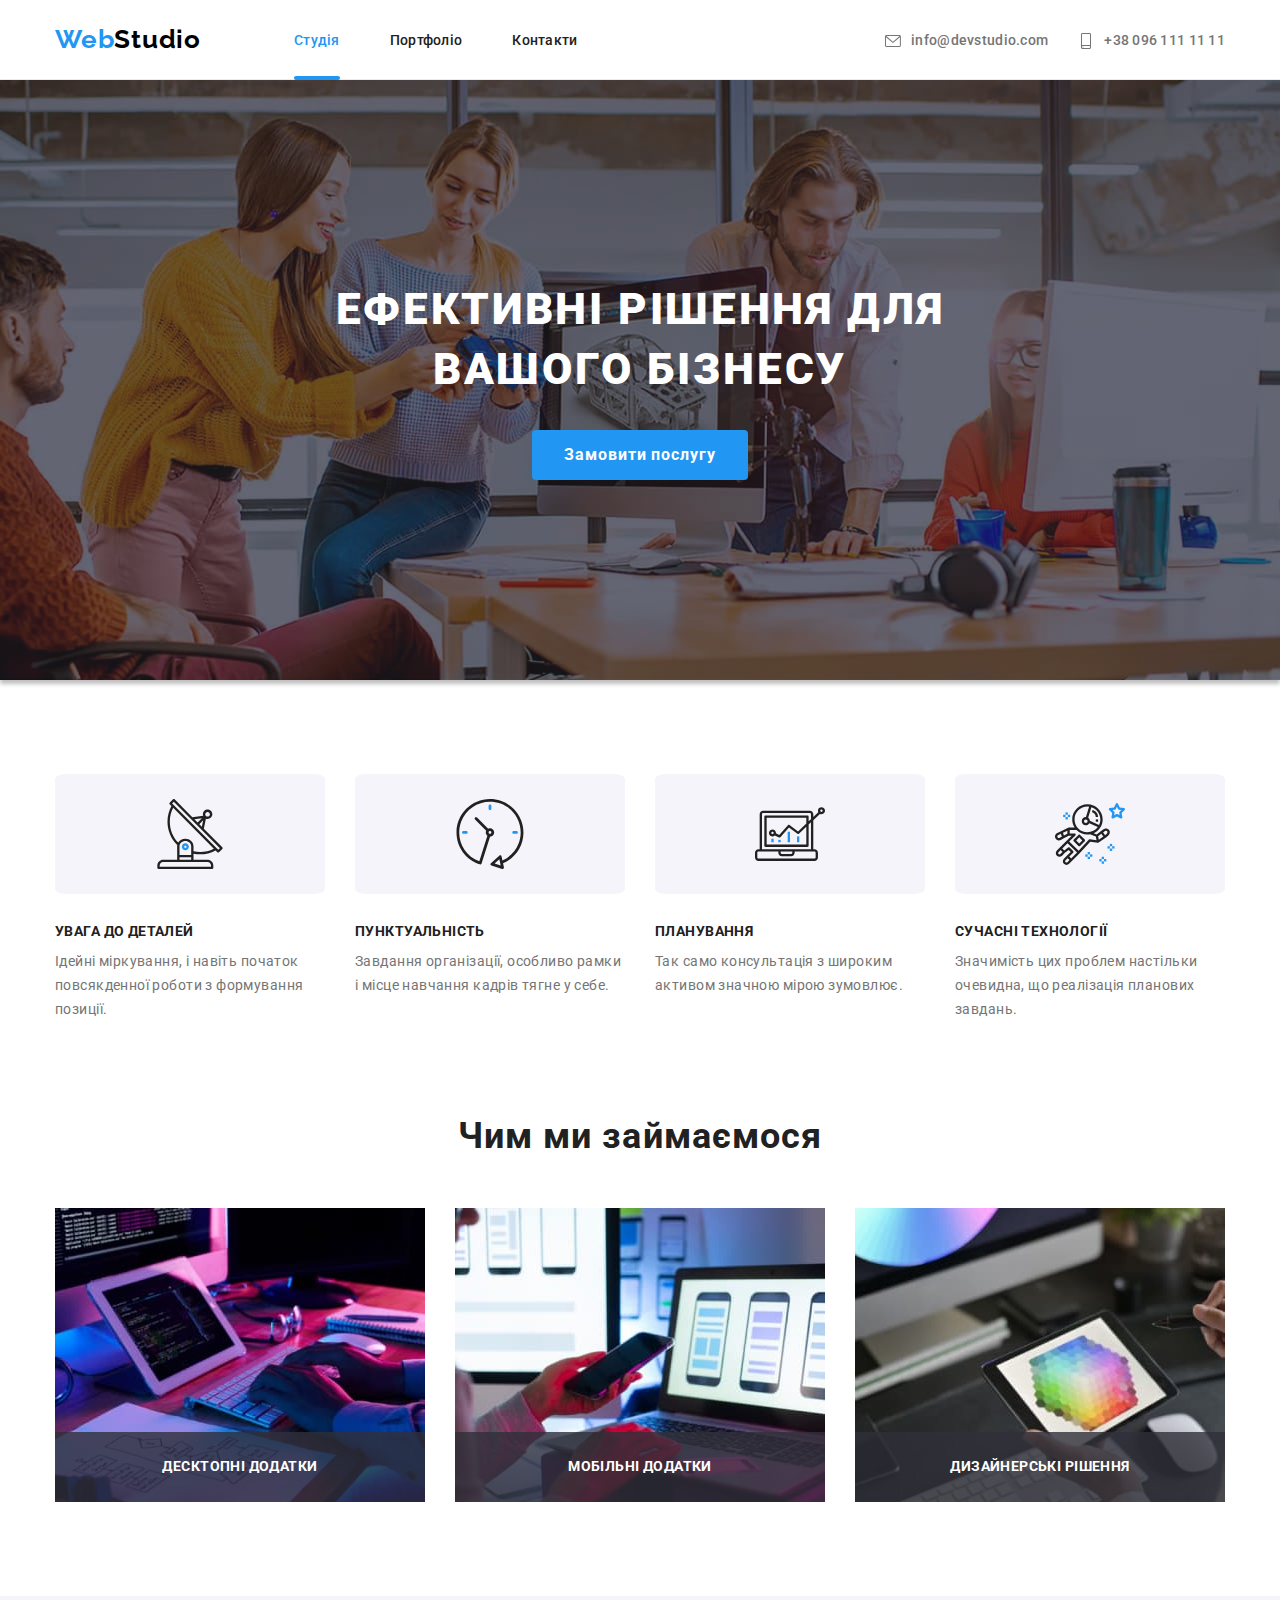
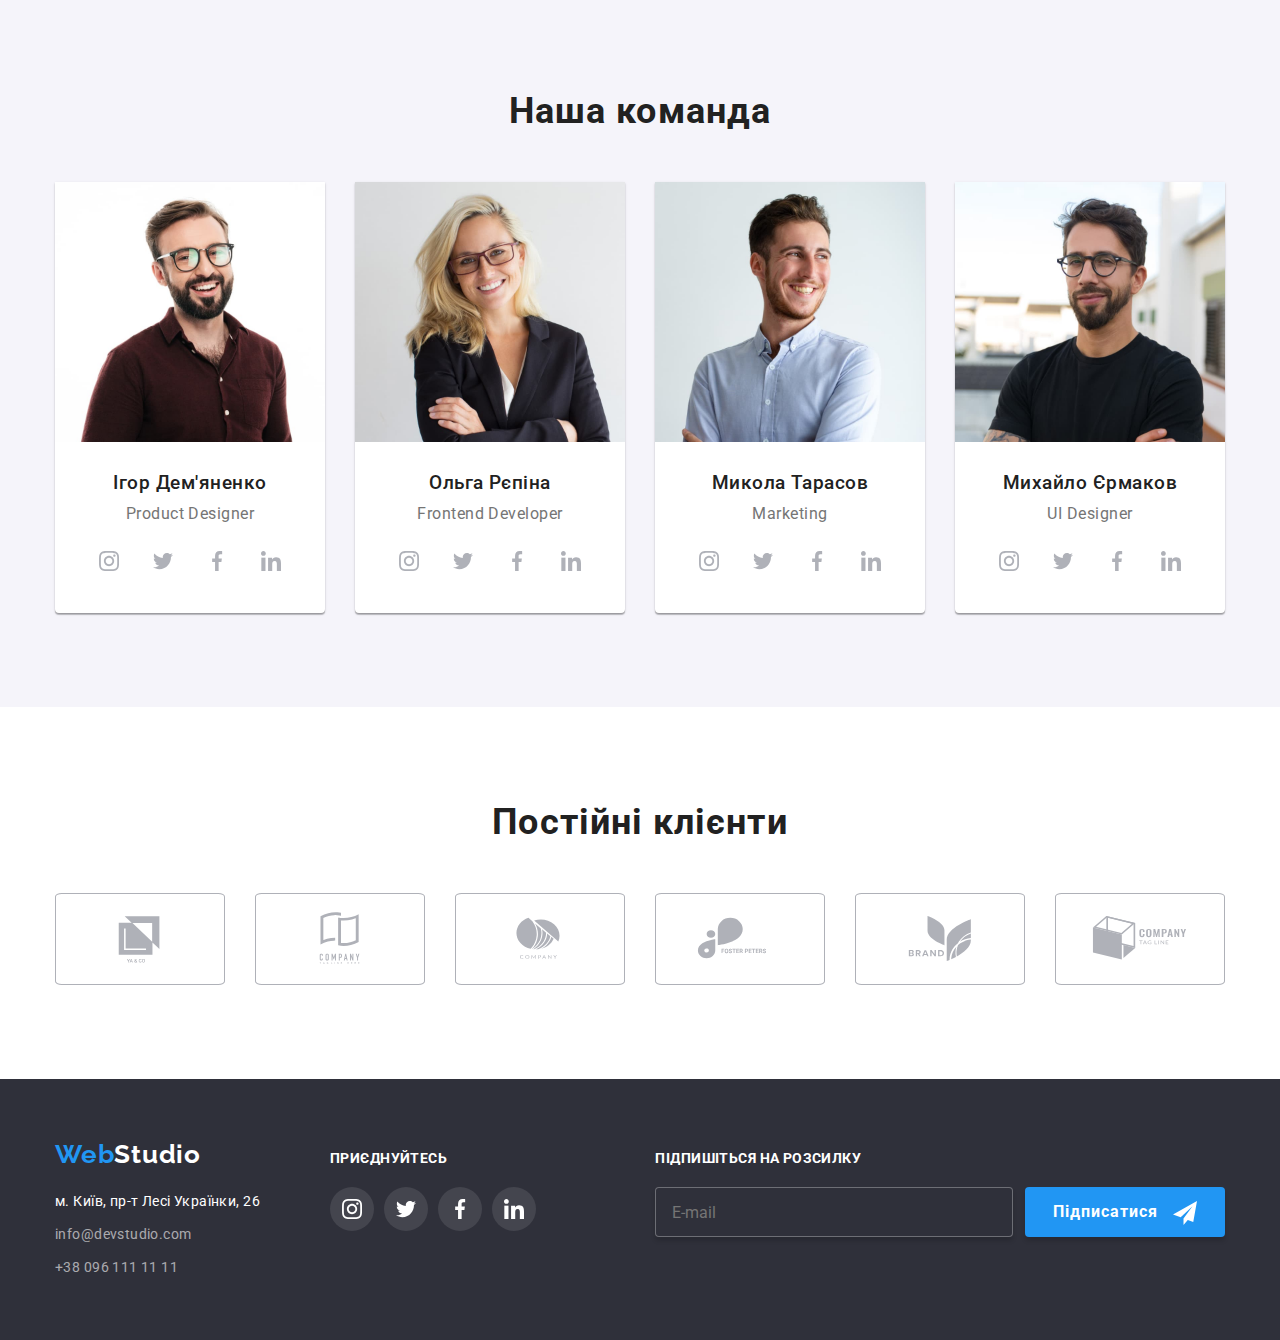
<file: index.html>
<!DOCTYPE html>
<html lang="uk">

<head>
  <meta charset="UTF-8" />
  <meta http-equiv="X-UA-Compatible" content="IE=edge" />
  <meta name="viewport" content="width=device-width, initial-scale=1.0" />
  <title>Студія</title>
  <link rel="preconnect" href="https://fonts.googleapis.com" />
  <link rel="preconnect" href="https://fonts.gstatic.com" crossorigin />
  <link
    href="https://fonts.googleapis.com/css2?family=Oleo+Script&family=Raleway:wght@700&family=Roboto:wght@400;500;700;900&display=swap"
    rel="stylesheet" />
  <link rel="stylesheet" href="https://cdnjs.cloudflare.com/ajax/libs/modern-normalize/1.1.0/modern-normalize.min.css"
    integrity="sha512-wpPYUAdjBVSE4KJnH1VR1HeZfpl1ub8YT/NKx4PuQ5NmX2tKuGu6U/JRp5y+Y8XG2tV+wKQpNHVUX03MfMFn9Q=="
    crossorigin="anonymous" referrerpolicy="no-referrer" />
  <link rel="stylesheet" href="./css/styles.css" />
</head>

<body>
  <!-- Шапка сайту -->
  <header class="header">
    <div class="container">
      <nav class="nav">
        <a href="/" class="logo-header link"><span class="span">Web</span>Studio</a>
        <ul class="list first-list">
          <li class="list-item">
            <a href="/" class="nav-item active link">Студія</a>
          </li>
          <li class="list-item">
            <a href="./portfolio.html" class="nav-item link">Портфоліо</a>
          </li>
          <li class="list-item">
            <a href="#" class="nav-item link">Контакти</a>
          </li>
        </ul>
      </nav>
      <ul class="list second-list">
        <li class="list-item">
          <a href="mailto:info@devstudio.com" class="address-header link">
            <svg class="envelope" width="16" height="16">
              <use href="./images/icons.svg#icon-envelope"></use>
            </svg>
            info@devstudio.com
          </a>
        </li>
        <li class="list-item">
          <a href="tel:+380961111111" class="address-header link">
            <svg class="smartphone" width="16" height="16">
              <use href="./images/icons.svg#icon-smartphone"></use>
            </svg>
            +38 096 111 11 11
          </a>
        </li>
      </ul>
    </div>
  </header>

  <!-- Головний контент сторінки -->
  <main>
    <!-- Герой -->
    <section class="hero">
      <div class="container">
        <h1 class="hero-title">Ефективні рішення для вашого бізнесу</h1>
        <button type="button" class="hero-button" data-modal-open>Замовити послугу</button>
      </div>
    </section>

    <!-- Особливості -->
    <section class="characteristics section no-padding">
      <div class="container">
        <h2 class="characteristics-title visually-hidden">Особливості</h2>
        <ul class="list">
          <li class="list-item">
            <div class="characteristic-thumb">
              <svg class="antenna" width="70" height="70">
                <use href="./images/icons.svg#icon-antenna"></use>
              </svg>
            </div>
            <h3 class="characteristic-title">Увага до деталей</h3>
            <p class="characteristic-text">
              Ідейні міркування, і навіть початок повсякденної роботи з
              формування позиції.
            </p>
          </li>
          <li class="list-item">
            <div class="characteristic-thumb">
              <svg class="clock" width="70" height="70">
                <use href="./images/icons.svg#icon-clock"></use>
              </svg>
            </div>
            <h3 class="characteristic-title">Пунктуальність</h3>
            <p class="characteristic-text">
              Завдання організації, особливо рамки і місце навчання кадрів
              тягне у себе.
            </p>
          </li>
          <li class="list-item">
            <div class="characteristic-thumb">
              <svg class="diagram" width="70" height="70">
                <use href="./images/icons.svg#icon-diagram"></use>
              </svg>
            </div>
            <h3 class="characteristic-title">Планування</h3>
            <p class="characteristic-text">
              Так само консультація з широким активом значною мірою зумовлює.
            </p>
          </li>
          <li class="list-item">
            <div class="characteristic-thumb">
              <svg class="astronaut" width="70" height="70">
                <use href="./images/icons.svg#icon-astronaut"></use>
              </svg>
            </div>
            <h3 class="characteristic-title">Сучасні технології</h3>
            <p class="characteristic-text">
              Значимість цих проблем настільки очевидна, що реалізація
              планових завдань.
            </p>
          </li>
        </ul>
      </div>
    </section>

    <!-- Чим ми займаємося -->
    <section class="works section">
      <div class="container">
        <h2 class="works-title">Чим ми займаємося</h2>
        <ul class="list">
          <li class="list-item">
            <img src="./images/img1.jpg" alt="Програміст працює за робочим столом в офісі" width="370" />
            <h3 class="work-title">Десктопні додатки</h3>
          </li>
          <li class="list-item">
            <img src="./images/img2.jpg" alt="Дизайнер розробляє застосунок для смартфонів" width="370" />
            <h3 class="work-title">Мобільні додатки</h3>
          </li>
          <li class="list-item">
            <img src="./images/img3.jpg" alt="Дизайнер з графічним планшетом з вибором кольорів" width="370" />
            <h3 class="work-title">Дизайнерські рішення</h3>
          </li>
        </ul>
      </div>
    </section>

    <!-- Наша команда -->
    <section class="team section">
      <div class="container">
        <h2 class="team-title">Наша команда</h2>
        <ul class="list">
          <li class="card">
            <img src="./images/card1.jpg" alt="Фото Ігоря Дем'яненка" width="270" />
            <div class="card-description">
              <h3 class="card-title">Ігор Дем'яненко</h3>
              <p lang="en" class="card-text">Product Designer</p>
              <ul class="list">
                <li class="list-item">
                  <a href="#" class="link card-link">
                    <svg class="instagram social" width="20" height="20">
                      <use href="./images/icons.svg#icon-instagram"></use>
                    </svg>
                  </a>
                </li>
                <li class="list-item">
                  <a href="#" class="link card-link">
                    <svg class="twitter social" width="20" height="20">
                      <use href="./images/icons.svg#icon-twitter"></use>
                    </svg>
                  </a>
                </li>
                <li class="list-item">
                  <a href="#" class="link card-link">
                    <svg class="facebook social" width="20" height="20">
                      <use href="./images/icons.svg#icon-facebook"></use>
                    </svg>
                  </a>
                </li>
                <li class="list-item">
                  <a href="#" class="link card-link">
                    <svg class="linkedin social" width="20" height="20">
                      <use href="./images/icons.svg#icon-linkedin"></use>
                    </svg>
                  </a>
                </li>
              </ul>
            </div>
          </li>
          <li class="card">
            <img src="./images/card2.jpg" alt="Фото Ольги Рєпіной" width="270" />
            <div class="card-description">
              <h3 class="card-title">Ольга Рєпіна</h3>
              <p lang="en" class="card-text">Frontend Developer</p>
              <ul class="list">
                <li class="list-item">
                  <a href="#" class="link card-link">
                    <svg class="instagram social" width="20" height="20">
                      <use href="./images/icons.svg#icon-instagram"></use>
                    </svg>
                  </a>
                </li>
                <li class="list-item">
                  <a href="#" class="link card-link">
                    <svg class="twitter social" width="20" height="20">
                      <use href="./images/icons.svg#icon-twitter"></use>
                    </svg>
                  </a>
                </li>
                <li class="list-item">
                  <a href="#" class="link card-link">
                    <svg class="facebook social" width="20" height="20">
                      <use href="./images/icons.svg#icon-facebook"></use>
                    </svg>
                  </a>
                </li>
                <li class="list-item">
                  <a href="#" class="link card-link">
                    <svg class="linkedin social" width="20" height="20">
                      <use href="./images/icons.svg#icon-linkedin"></use>
                    </svg>
                  </a>
                </li>
              </ul>
            </div>
          </li>
          <li class="card">
            <img src="./images/card3.jpg" alt="Фото Миколи Тарасова" width="270" />
            <div class="card-description">
              <h3 class="card-title">Микола Тарасов</h3>
              <p lang="en" class="card-text">Marketing</p>
              <ul class="list">
                <li class="list-item">
                  <a href="#" class="link card-link">
                    <svg class="instagram social" width="20" height="20">
                      <use href="./images/icons.svg#icon-instagram"></use>
                    </svg>
                  </a>
                </li>
                <li class="list-item">
                  <a href="#" class="link card-link">
                    <svg class="twitter social" width="20" height="20">
                      <use href="./images/icons.svg#icon-twitter"></use>
                    </svg>
                  </a>
                </li>
                <li class="list-item">
                  <a href="#" class="link card-link">
                    <svg class="facebook social" width="20" height="20">
                      <use href="./images/icons.svg#icon-facebook"></use>
                    </svg>
                  </a>
                </li>
                <li class="list-item">
                  <a href="#" class="link card-link">
                    <svg class="linkedin social" width="20" height="20">
                      <use href="./images/icons.svg#icon-linkedin"></use>
                    </svg>
                  </a>
                </li>
              </ul>
            </div>
          </li>
          <li class="card">
            <img src="./images/card4.jpg" alt="Фото Михайла Єрмакова" width="270" />
            <div class="card-description">
              <h3 class="card-title">Михайло Єрмаков</h3>
              <p lang="en" class="card-text">UI Designer</p>
              <ul class="list">
                <li class="list-item">
                  <a href="#" class="link card-link">
                    <svg class="instagram social" width="20" height="20">
                      <use href="./images/icons.svg#icon-instagram"></use>
                    </svg>
                  </a>
                </li>
                <li class="list-item">
                  <a href="#" class="link card-link">
                    <svg class="twitter social" width="20" height="20">
                      <use href="./images/icons.svg#icon-twitter"></use>
                    </svg>
                  </a>
                </li>
                <li class="list-item">
                  <a href="#" class="link card-link">
                    <svg class="facebook social" width="20" height="20">
                      <use href="./images/icons.svg#icon-facebook"></use>
                    </svg>
                  </a>
                </li>
                <li class="list-item">
                  <a href="#" class="link card-link">
                    <svg class="linkedin social" width="20" height="20">
                      <use href="./images/icons.svg#icon-linkedin"></use>
                    </svg>
                  </a>
                </li>
              </ul>
            </div>
          </li>
        </ul>
      </div>
    </section>

    <!-- Постійні клієнти -->
    <section class="clients section">
      <div class="container">
        <h2 class="clients-title">Постійні клієнти</h2>
        <ul class="list">
          <li class="list-item">
            <a href="#" class="link client-link">
              <svg class="client-logo" width="106" height="60">
                <use href="./images/icons.svg#icon-logo1"></use>
              </svg>
            </a>
          </li>
          <li class="list-item">
            <a href="#" class="link client-link">
              <svg class="client-logo" width="106" height="60">
                <use href="./images/icons.svg#icon-logo2"></use>
              </svg>
            </a>
          </li>
          <li class="list-item">
            <a href="#" class="link client-link">
              <svg class="client-logo" width="106" height="60">
                <use href="./images/icons.svg#icon-logo3"></use>
              </svg>
            </a>
          </li>
          <li class="list-item">
            <a href="#" class="link client-link">
              <svg class="client-logo" width="106" height="60">
                <use href="./images/icons.svg#icon-logo4"></use>
              </svg>
            </a>
          </li>
          <li class="list-item">
            <a href="#" class="link client-link">
              <svg class="client-logo" width="106" height="60">
                <use href="./images/icons.svg#icon-logo5"></use>
              </svg>
            </a>
          </li>
          <li class="list-item">
            <a href="#" class="link client-link">
              <svg class="client-logo" width="106" height="60">
                <use href="./images/icons.svg#icon-logo6"></use>
              </svg>
            </a>
          </li>
        </ul>
      </div>
    </section>
  </main>

  <!-- Підвал сторінки -->
  <footer class="footer">
    <div class="container">
      <div class="footer-contacts">
        <a href="#" class="logo-footer link"><span class="span">Web</span>Studio</a>
        <address class="address">
          <ul class="list">
            <li class="list-footer">
              <a href="https://goo.gl/maps/SeXWdGzoHRJxyxAJA" class="map-footer link" target="_blank"
                rel="noopener noreferrer">м. Київ, пр-т Лесі Українки, 26</a>
            </li>
            <li class="list-footer">
              <a href="mailto:info@devstudio.com" class="address-footer link">info@devstudio.com</a>
            </li>
            <li class="list-footer">
              <a href="tel:+380961111111" class="address-footer link">+38 096 111 11 11</a>
            </li>
          </ul>
        </address>
      </div>
      <div class="footer-social">
        <p class="footer-social-text">Приєднуйтесь</p>
        <ul class="list">
          <li class="list-item">
            <a href="#" class="link footer-link">
              <svg class="instagram social" width="20" height="20">
                <use href="./images/icons.svg#icon-instagram"></use>
              </svg>
            </a>
          </li>
          <li class="list-item">
            <a href="#" class="link footer-link">
              <svg class="twitter social" width="20" height="20">
                <use href="./images/icons.svg#icon-twitter"></use>
              </svg>
            </a>
          </li>
          <li class="list-item">
            <a href="#" class="link footer-link">
              <svg class="facebook social" width="20" height="20">
                <use href="./images/icons.svg#icon-facebook"></use>
              </svg>
            </a>
          </li>
          <li class="list-item">
            <a href="#" class="link footer-link">
              <svg class="linkedin social" width="20" height="20">
                <use href="./images/icons.svg#icon-linkedin"></use>
              </svg>
            </a>
          </li>
        </ul>
      </div>
      <form class="footer-subsciption" action="#">
        <label class="footer-form-label">
          <span class="footer-label">Підпишіться на розсилку</span>
          <input class="footer-input" type="email" name="email" placeholder="E-mail">
        </label>
        <button class="footer-button" type="submit">
          Підписатися
          <svg class="icon-send" width="24" height="24">
            <use href="./images/icons.svg#icon-send"></use>
          </svg>
        </button>
      </form>
    </div>
  </footer>

  <!-- Модальне вікно -->
  <div class="backdrop is-hidden" data-modal>
    <div class="modal-window">
      <button class="modal-close" data-modal-close>
        <svg class="close-button" width="18" height="18">
          <use href="./images/icons.svg#icon-close"></use>
        </svg>
      </button>
      <p class="modal-window-text">Залиште свої дані, ми вам передзвонимо</p>
      <form class="form" action="#">
        <label class="form-field">
          <span class="form-label">Ім'я</span>
          <input class="form-input" type="text" name="username">
          <svg class="form-icon" width="18" height="18">
            <use href="./images/icons.svg#icon-person"></use>
          </svg>
        </label>
        <label class="form-field">
          <span class="form-label">Телефон</span>
          <input class="form-input" type="tel" name="usertel">
          <svg class="form-icon" width="18" height="18">
            <use href="./images/icons.svg#icon-phone"></use>
          </svg>
        </label>
        <label class="form-field">
          <span class="form-label">Пошта</span>
          <input class="form-input" type="email" name="useremail">
          <svg class="form-icon" width="18" height="18">
            <use href="./images/icons.svg#icon-email"></use>
          </svg>
        </label>
        <label class="form-textarea">
          <span class="form-label">Коментар</span>
          <textarea class="textarea" name="comment" placeholder="Введіть текст" rows="6"></textarea>
        </label>
        <label class="form-checkbox">
          <input class="checkbox" type="checkbox" name="useragreement">
          <span class="icon"></span>
          <!-- <svg class="no-checked" width="16" height="15">
            <use href="./images/icons.svg#icon-vector"></use>
          </svg>
          <svg class="checked" width="16" height="15">
            <use href="./images/icons.svg#icon-check"></use>
          </svg> -->
          <span class="checkbox-label">Погоджуюся з розсилкою та приймаю</span>
          <a href="#" class="agreement">Умови договору</a>
        </label>
        <button class="modal-button" type="submit">Відправити</button>
      </form>
    </div>
  </div>

  <script src="./js/modal.js"></script>

</body>

</html>
</file>
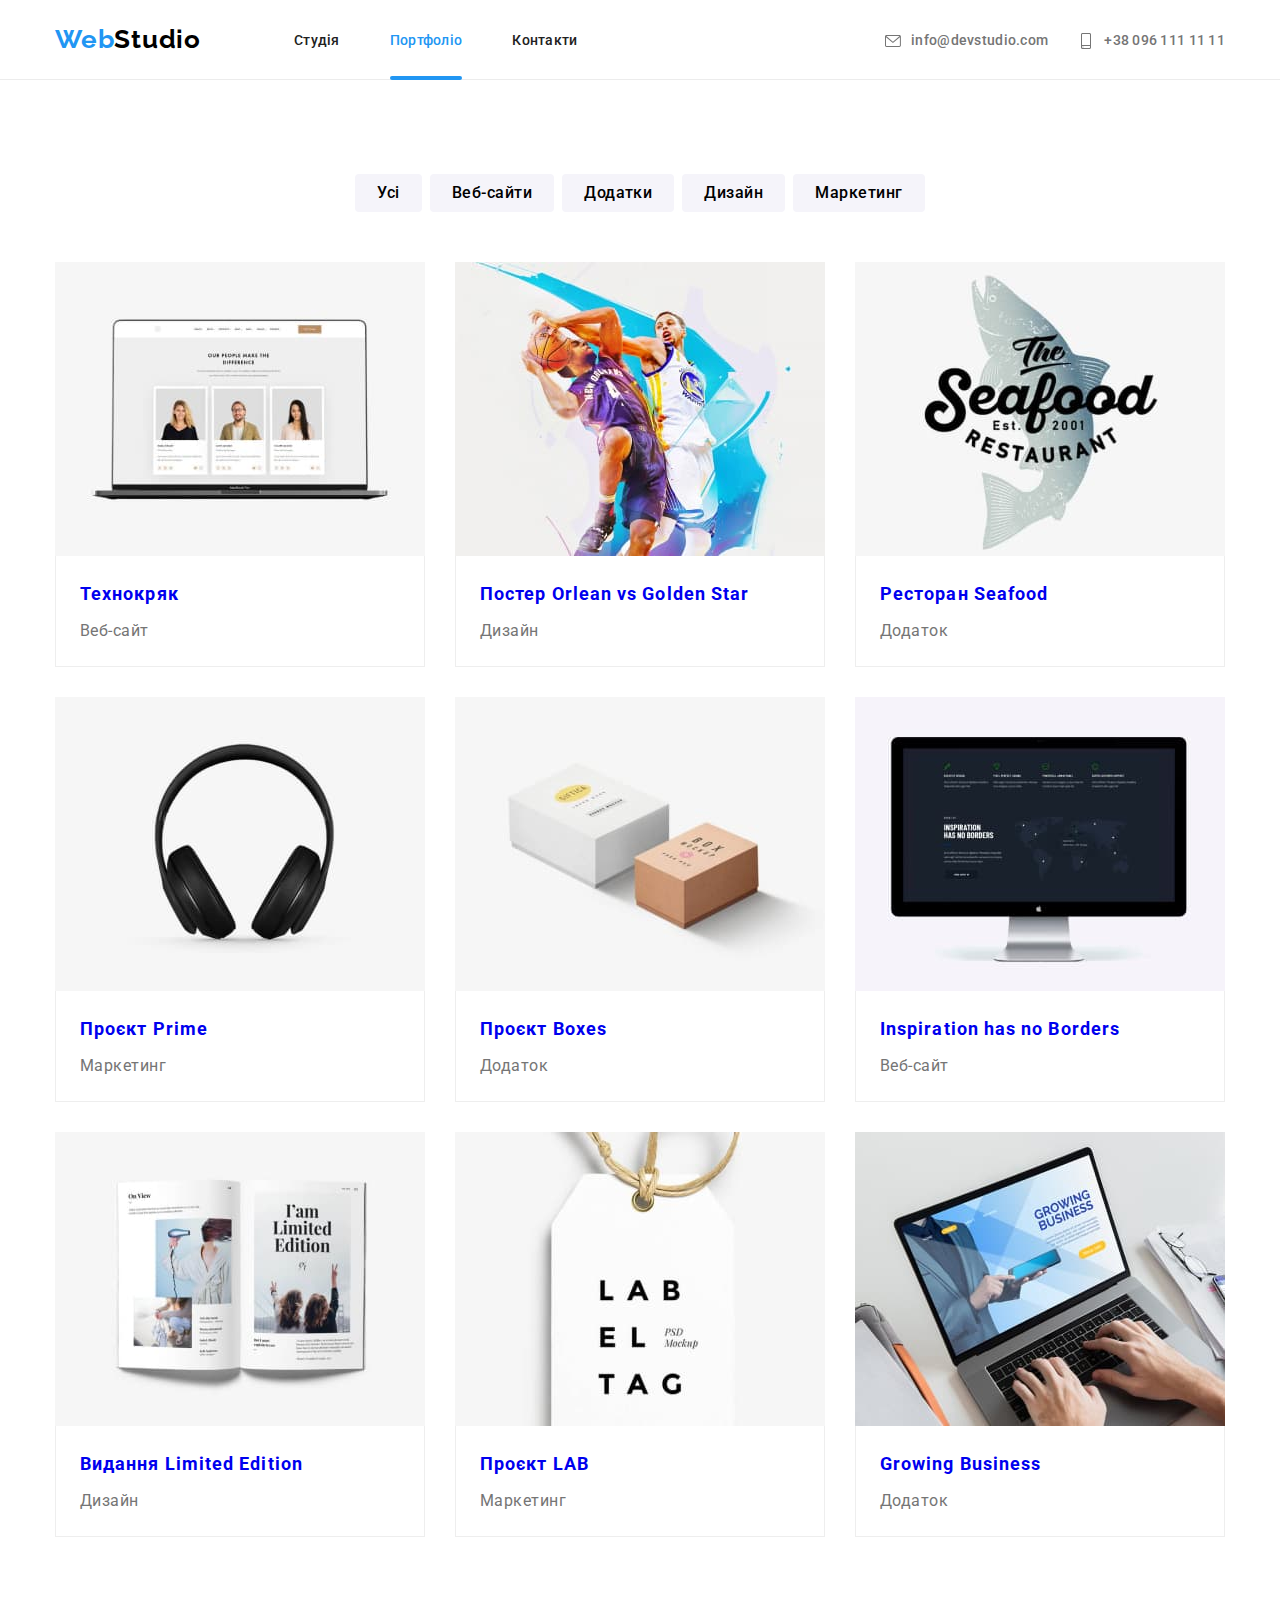
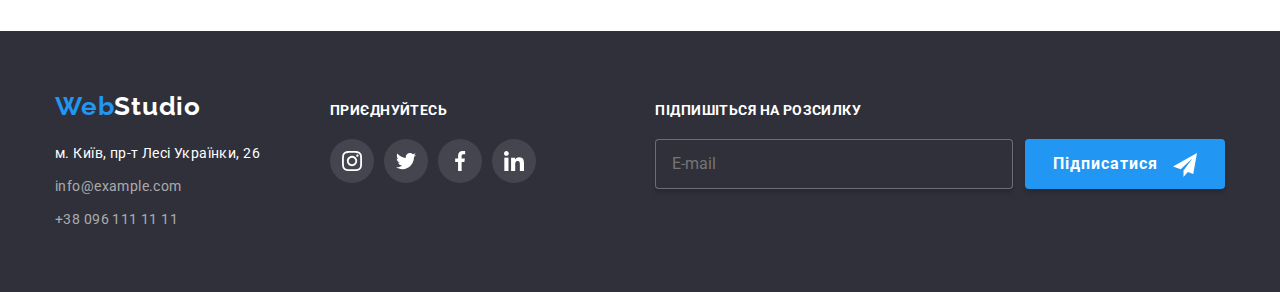
<file: portfolio.html>
<!DOCTYPE html>
<html lang="uk">

<head>
  <meta charset="UTF-8" />
  <meta http-equiv="X-UA-Compatible" content="IE=edge" />
  <meta name="viewport" content="width=device-width, initial-scale=1.0" />
  <title>Портфоліо</title>
  <link rel="preconnect" href="https://fonts.googleapis.com" />
  <link rel="preconnect" href="https://fonts.gstatic.com" crossorigin />
  <link
    href="https://fonts.googleapis.com/css2?family=Oleo+Script&family=Raleway:wght@700&family=Roboto:wght@400;500;700;900&display=swap"
    rel="stylesheet" />
  <link rel="stylesheet" href="https://cdnjs.cloudflare.com/ajax/libs/modern-normalize/1.1.0/modern-normalize.min.css"
    integrity="sha512-wpPYUAdjBVSE4KJnH1VR1HeZfpl1ub8YT/NKx4PuQ5NmX2tKuGu6U/JRp5y+Y8XG2tV+wKQpNHVUX03MfMFn9Q=="
    crossorigin="anonymous" referrerpolicy="no-referrer" />
  <link rel="stylesheet" href="./css/styles.css" />
</head>

<body>
  <!-- Шапка сайту -->
  <header class="header">
    <div class="container">
      <nav class="nav">
        <a href="#" class="logo-header link"><span class="span">Web</span>Studio</a>
        <ul class="list first-list">
          <li class="list-item">
            <a href="./index.html" class="nav-item link">Студія</a>
          </li>
          <li class="list-item">
            <a href="/" class="nav-item active link">Портфоліо</a>
          </li>
          <li class="list-item">
            <a href="#" class="nav-item link">Контакти</a>
          </li>
        </ul>
      </nav>
      <ul class="list second-list">
        <li class="list-item">
          <a href="mailto:info@devstudio.com" class="address-header link">
            <svg class="envelope" width="16" height="16">
              <use href="./images/icons.svg#icon-envelope"></use>
            </svg>
            info@devstudio.com
          </a>
        </li>
        <li class="list-item">
          <a href="tel:+380961111111" class="address-header link">
            <svg class="smartphone" width="16" height="16">
              <use href="./images/icons.svg#icon-smartphone"></use>
            </svg>
            +38 096 111 11 11
          </a>
        </li>
      </ul>
    </div>
  </header>

  <!-- Головний контент сторінки -->
  <main>
    <section class="portfolio section">
      <div class="container">
        <h1 class="visually-hidden">Проєкти</h1>
        <ul class="list buttons">
          <li class="list-item">
            <button type="button" class="portfolio-button">Усі</button>
          </li>
          <li class="list-item">
            <button type="button" class="portfolio-button">Веб-сайти</button>
          </li>
          <li class="list-item">
            <button type="button" class="portfolio-button">Додатки</button>
          </li>
          <li class="list-item">
            <button type="button" class="portfolio-button">Дизайн</button>
          </li>
          <li class="list-item">
            <button type="button" class="portfolio-button">Маркетинг</button>
          </li>
        </ul>
        <ul class="projects list">
          <li class="project">
            <a href="#" class="link">
              <div class="project-thumb">
                <img src="./images/portfolio1.jpg" alt="Головна сторінка веб-сайту компанії Технокряк" width="370" />
                <div class="project-overlay">
                  <span class="project-span">
                    Ресурс пропонує комплексні пропозиції з різним рівнем функціоналу та сервісів. Все це дозволить
                    відвідувачу отримати вичерпні відомості про компанію чи приватну особу.
                  </span>
                </div>
              </div>
              <div class="project-description">
                <h2 class="project-title">Технокряк</h2>
                <p class="project-text">Веб-сайт</p>
              </div>
            </a>
          </li>
          <li class="project">
            <a href="#" class="link">
              <div class="project-thumb">
                <img src="./images/portfolio2.jpg" alt="Дизайн постеру з волейболу" width="370" />
                <div class="project-overlay">
                  <span class="project-span">
                    Ресурс пропонує комплексні пропозиції з різним рівнем функціоналу та сервісів. Все це дозволить
                    відвідувачу отримати вичерпні відомості про компанію чи приватну особу.
                  </span>
                </div>
              </div>
              <div class="project-description">
                <h2 class="project-title">
                  Постер <span lang="en">Orlean vs Golden Star</span>
                </h2>
                <p class="project-text">Дизайн</p>
              </div>
            </a>
          </li>
          <li class="project">
            <a href="#" class="link">
              <div class="project-thumb">
                <img src="./images/portfolio3.jpg" alt="Додаток ресторану морепродуктів" width="370" />
                <div class="project-overlay">
                  <span class="project-span">
                    Ресурс пропонує комплексні пропозиції з різним рівнем функціоналу та сервісів. Все це дозволить
                    відвідувачу отримати вичерпні відомості про компанію чи приватну особу.
                  </span>
                </div>
              </div>
              <div class="project-description">
                <h2 class="project-title">
                  Ресторан <span lang="en">Seafood</span>
                </h2>
                <p class="project-text">Додаток</p>
              </div>
            </a>
          </li>
          <li class="project">
            <a href="#" class="link">
              <div class="project-thumb">
                <img src="./images/portfolio4.jpg" alt="Навушники" width="370" />
                <div class="project-overlay">
                  <span class="project-span">
                    Ресурс пропонує комплексні пропозиції з різним рівнем функціоналу та сервісів. Все це дозволить
                    відвідувачу отримати вичерпні відомості про компанію чи приватну особу.
                  </span>
                </div>
              </div>
              <div class="project-description">
                <h2 class="project-title">
                  Проєкт <span lang="en">Prime</span>
                </h2>
                <p class="project-text">Маркетинг</p>
              </div>
            </a>
          </li>
          <li class="project">
            <a href="#" class="link">
              <div class="project-thumb">
                <img src="./images/portfolio5.jpg" alt="Коробки" width="370" />
                <div class="project-overlay">
                  <span class="project-span">
                    Ресурс пропонує комплексні пропозиції з різним рівнем функціоналу та сервісів. Все це дозволить
                    відвідувачу отримати вичерпні відомості про компанію чи приватну особу.
                  </span>
                </div>
              </div>
              <div class="project-description">
                <h2 class="project-title">
                  Проєкт <span lang="en">Boxes</span>
                </h2>
                <p class="project-text">Додаток</p>
              </div>
            </a>
          </li>
          <li class="project">
            <a href="#" class="link">
              <div class="project-thumb">
                <img src="./images/portfolio6.jpg" alt="Головна сторінка веб-сайту швейцарської компанії" width="370" />
                <div class="project-overlay">
                  <span class="project-span">
                    Ресурс пропонує комплексні пропозиції з різним рівнем функціоналу та сервісів. Все це дозволить
                    відвідувачу отримати вичерпні відомості про компанію чи приватну особу.
                  </span>
                </div>
              </div>
              <div class="project-description">
                <h2 class="project-title" lang="en">
                  Inspiration has no Borders
                </h2>
                <p class="project-text">Веб-сайт</p>
              </div>
            </a>
          </li>
          <li class="project">
            <a href="#" class="link">
              <div class="project-thumb">
                <img src="./images/portfolio7.jpg" alt="Дизайн розвороту сторінок лімітованого видання" width="370" />
                <div class="project-overlay">
                  <span class="project-span">
                    Ресурс пропонує комплексні пропозиції з різним рівнем функціоналу та сервісів. Все це дозволить
                    відвідувачу отримати вичерпні відомості про компанію чи приватну особу.
                  </span>
                </div>
              </div>
              <div class="project-description">
                <h2 class="project-title">
                  Видання <span lang="en">Limited Edition</span>
                </h2>
                <p class="project-text">Дизайн</p>
              </div>
            </a>
          </li>
          <li class="project">
            <a href="#" class="link">
              <div class="project-thumb">
                <img src="./images/portfolio8.jpg" alt="Рекламний постер компанії LAB" width="370" />
                <div class="project-overlay">
                  <span class="project-span">
                    Ресурс пропонує комплексні пропозиції з різним рівнем функціоналу та сервісів. Все це дозволить
                    відвідувачу отримати вичерпні відомості про компанію чи приватну особу.
                  </span>
                </div>
              </div>
              <div class="project-description">
                <h2 class="project-title">
                  Проєкт <span lang="en">LAB</span>
                </h2>
                <p class="project-text">Маркетинг</p>
              </div>
            </a>
          </li>
          <li class="project">
            <a href="#" class="link">
              <div class="project-thumb">
                <img src="./images/portfolio9.jpg" alt="Головна сторінка додатку для бізнесу" width="370" />
                <div class="project-overlay">
                  <span class="project-span">
                    Ресурс пропонує комплексні пропозиції з різним рівнем функціоналу та сервісів. Все це дозволить
                    відвідувачу отримати вичерпні відомості про компанію чи приватну особу.
                  </span>
                </div>
              </div>
              <div class="project-description">
                <h2 class="project-title" lang="en">Growing Business</h2>
                <p class="project-text">Додаток</p>
              </div>
            </a>
          </li>
        </ul>
      </div>
    </section>
  </main>

  <!-- Підвал сторінки -->
  <footer class="footer">
    <div class="container">
      <div class="footer-contacts">
        <a href="#" class="logo-footer link"><span class="span">Web</span>Studio</a>
        <address class="address">
          <ul class="list">
            <li class="list-footer">
              <a href="https://goo.gl/maps/SeXWdGzoHRJxyxAJA" class="map-footer link" target="_blank"
                rel="noopener noreferrer">м. Київ, пр-т Лесі Українки, 26</a>
            </li>
            <li class="list-footer">
              <a href="mailto:info@example.com" class="address-footer link">info@example.com</a>
            </li>
            <li class="list-footer">
              <a href="tel:+380961111111" class="address-footer link">+38 096 111 11 11</a>
            </li>
          </ul>
        </address>
      </div>
      <div class="footer-social">
        <p class="footer-social-text">Приєднуйтесь</p>
        <ul class="list">
          <li class="list-item">
            <a href="#" class="link footer-link">
              <svg class="instagram social" width="20" height="20">
                <use href="./images/icons.svg#icon-instagram"></use>
              </svg>
            </a>
          </li>
          <li class="list-item">
            <a href="#" class="link footer-link">
              <svg class="twitter social" width="20" height="20">
                <use href="./images/icons.svg#icon-twitter"></use>
              </svg>
            </a>
          </li>
          <li class="list-item">
            <a href="#" class="link footer-link">
              <svg class="facebook social" width="20" height="20">
                <use href="./images/icons.svg#icon-facebook"></use>
              </svg>
            </a>
          </li>
          <li class="list-item">
            <a href="#" class="link footer-link">
              <svg class="linkedin social" width="20" height="20">
                <use href="./images/icons.svg#icon-linkedin"></use>
              </svg>
            </a>
          </li>
        </ul>
      </div>
      <form class="footer-subsciption" action="#">
        <label class="footer-form-label">
          <span class="footer-label">Підпишіться на розсилку</span>
          <input class="footer-input" type="email" name="email" placeholder="E-mail">
        </label>
        <button class="footer-button" type="submit">
          Підписатися
          <svg class="icon-send" width="24" height="24">
            <use href="./images/icons.svg#icon-send"></use>
          </svg>
        </button>
      </form>
    </div>
  </footer>
</body>

</html>
</file>
<file: css/styles.css>
html {
  box-sizing: border-box;
}

*,
*::before,
*::after {
  box-sizing: inherit;
}

:root {
  --title-dark-color: #212121;
  --text-dark-color: #757575;
  --background-dark-color: #2f303a;
  --black-color: #000000;
  --accent-color: #2196f3;
  --white-color: #ffffff;
  --text-light-color: rgba(255, 255, 255, 0.6);
  --background-light-color: #f5f5f5;
  --background-gray-color: #f5f4fa;
  --button-active-color: #188ce8;
  --border-portfolio-color: #eeeeee;
  --border-header-color: #ececec;
  --icon-color: #afb1b8;
  --overlay-color: rgba(47, 48, 58, 0.4);
  --background-hero-color: #c4c4c4;
  --icon-footer: rgba(255, 255, 255, 0.1);
  --portfolio-overlay-color: rgba(33, 150, 243, 0.9);
  --background-work-color: rgba(47, 48, 58, 0.8);
  --background-modal-color: rgba(0, 0, 0, 0.2);
  --time-function: cubic-bezier(0.4, 0, 0.2, 1);
}

body {
  margin: 0;
  font-family: "Roboto", sans-serif;
  color: var(--title-dark-color);
}

.hero-button,
.portfolio-button,
.footer-button,
.modal-button {
  cursor: pointer;
  font-family: inherit;
}

.link {
  text-decoration: none;
}

.list {
  list-style: none;
  padding: 0;
  margin: 0;
}

img {
  display: block;
  max-width: 100%;
}

h1,
h2,
h3,
h4,
h5,
h6,
p {
  margin: 0;
}

.visually-hidden {
  position: absolute;
  white-space: nowrap;
  width: 1px;
  height: 1px;
  overflow: hidden;
  border: 0;
  padding: 0;
  clip: rect(0 0 0 0);
  clip-path: inset(50%);
  margin: -1px;
}

.container {
  width: 1200px;
  margin: 0 auto;
  padding-left: 15px;
  padding-right: 15px;
}

.section {
  padding-top: 94px;
  padding-bottom: 94px;
}

.section.no-padding {
  padding-bottom: 0;
}

/* Шапка сайту */
.header {
  border-bottom: 1px solid var(--border-header-color);

  background-color: var(--white-color);
}

.header .container {
  display: flex;
  justify-content: space-between;
  padding-top: 24px;
  padding-bottom: 24px;
}

.nav,
.header .list {
  display: flex;
  align-items: center;
}

.logo-header {
  margin-right: 93px;

  color: var(--black-color);
}

.logo-header,
.logo-footer {
  font-family: "Raleway", sans-serif;
  font-weight: 700;
  font-size: 26px;
  line-height: 1.19;
  letter-spacing: 0.03em;
}

.first-list .list-item:not(:first-child) {
  margin-left: 50px;
}

.second-list .list-item:not(:first-child) {
  margin-left: 30px;
}

.nav-item,
.address-header {
  transition: color 250ms var(--time-function);

  font-weight: 500;
  font-size: 14px;
  line-height: 1.14;
  letter-spacing: 0.02em;
}

.nav-item {
  color: var(--title-dark-color);
}

.address-header {
  display: inline-flex;
  vertical-align: middle;

  color: var(--text-dark-color);
}

.active,
.span,
.nav-item:hover,
.nav-item:focus,
.address-header:hover,
.address-header:focus {
  color: var(--accent-color);
}

.envelope,
.smartphone {
  transition: fill 250ms var(--time-function);
  margin-right: 10px;
  fill: var(--text-dark-color);
}

.address-header:hover .envelope,
.address-header:focus .envelope,
.address-header:hover .smartphone,
.address-header:focus .smartphone {
  fill: var(--accent-color);
}

.active {
  position: relative;
}

.active::after {
  content: '';
  display: block;
  position: absolute;
  top: 44px;

  width: 100%;
  height: 4px;
  background-color: var(--accent-color);
  border-radius: 2px;
}

/* Герой */
.hero {
  text-align: center;
  padding-top: 200px;
  padding-bottom: 200px;
  box-shadow: 0px 4px 4px rgba(0, 0, 0, 0.25);

  background-image: linear-gradient(var(--overlay-color), var(--overlay-color)),
    url("../images/hero.jpg");
  background-position: center;
  background-repeat: no-repeat;
  background-color: var(--background-hero-color);
}

.hero-title {
  max-width: 696px;
  margin: 0 auto 30px;

  color: var(--white-color);

  font-weight: 900;
  font-size: 44px;
  line-height: 1.36;
  letter-spacing: 0.06em;
  text-transform: uppercase;
}

.hero-button {
  transition: background-color 250ms var(--time-function);
  border-radius: 4px;
  padding: 10px 32px;
  border: none;

  color: var(--white-color);
  background-color: var(--accent-color);

  font-weight: 700;
  font-size: 16px;
  line-height: 1.88;
  letter-spacing: 0.06em;
}

.hero-button:hover,
.hero-button:focus {
  background-color: var(--button-active-color);
}

/* Особливості */
.characteristics .list {
  display: flex;
}

.characteristics .list-item:not(:last-child) {
  margin-right: 30px;
}

.characteristic-title {
  margin-bottom: 10px;

  font-weight: 700;
  font-size: 14px;
  line-height: 1.14;
  letter-spacing: 0.03em;
  text-transform: uppercase;
}

.characteristic-text {
  color: var(--text-dark-color);

  font-size: 14px;
  line-height: 1.71;
  letter-spacing: 0.03em;
}

.characteristic-thumb {
  display: flex;
  justify-content: center;
  align-items: center;

  margin-bottom: 30px;
  border-radius: 4%;
  width: 270px;
  height: 120px;

  background-color: var(--background-gray-color);
}

/* Чим ми займаємося */
.works-title {
  margin-bottom: 50px;
  text-align: center;

  font-weight: 700;
  font-size: 36px;
  line-height: 1.17;
  letter-spacing: 0.03em;
}

.works .list-item {
  position: relative;
}

.work-title {
  position: absolute;
  bottom: 0;

  display: flex;
  justify-content: center;
  align-items: center;
  width: 100%;
  height: 70px;

  font-weight: 700;
  font-size: 14px;
  line-height: 1.14;
  letter-spacing: 0.03em;
  text-transform: uppercase;

  background-color: var(--background-work-color);
  color: var(--white-color);
}

.works .list {
  display: flex;
}

.works .list-item:not(:last-child) {
  margin-right: 30px;
}

/* Наша команда */
.team {
  background-color: var(--background-gray-color);
  text-align: center;
}

.team .list {
  display: flex;
}

.team-title {
  margin-bottom: 50px;

  font-weight: 700;
  font-size: 36px;
  line-height: 1.17;
  letter-spacing: 0.03em;
}

.card {
  background-color: var(--white-color);

  font-size: 16px;
  line-height: 1.19;
  letter-spacing: 0.03em;

  border-radius: 0px 0px 4px 4px;
  box-shadow: 0px 1px 3px rgba(0, 0, 0, 0.12),
    0px 1px 1px rgba(0, 0, 0, 0.14),
    0px 2px 1px rgba(0, 0, 0, 0.2);
}

.card:not(:last-child) {
  margin-right: 30px;
}

.card-description {
  padding: 30px 32px;
}

.card-title {
  margin-bottom: 10px;

  font-weight: 500;
}

.card-text {
  margin-bottom: 16px;

  color: var(--text-dark-color);
}

.card .list {
  display: flex;
}

.card .list-item:not(:last-child) {
  margin-right: 10px;
}

.card-link {
  transition: background-color 250ms var(--time-function);
  display: flex;
  justify-content: center;
  align-items: center;
  width: 44px;
  height: 44px;
  border-radius: 50%;
}

.card-link .social {
  transition: fill 250ms var(--time-function);
  fill: var(--icon-color);
}

.card-link:hover,
.card-link:focus {
  background-color: var(--accent-color);
}

.card-link:hover .social,
.card-link:focus .social {
  fill: var(--white-color);
}

/* Постійні клієнти */
.clients-title {
  margin-bottom: 50px;

  font-weight: 700;
  font-size: 36px;
  line-height: 1.17;
  text-align: center;
  letter-spacing: 0.03em;
}

.clients .list {
  display: flex;
}

.clients .list-item:not(:last-child) {
  margin-right: 30px;
}

.client-link {
  transition: border-color 250ms var(--time-function);
  display: flex;
  justify-content: center;
  align-items: center;
  width: 170px;
  height: 92px;
  border: 1px solid var(--icon-color);
  border-radius: 4%;
}

.client-logo {
  transition: fill 250ms var(--time-function);
  fill: var(--icon-color)
}

.client-link:hover,
.client-link:focus {
  border: 1px solid var(--accent-color);
}

.client-link:hover .client-logo,
.client-link:focus .client-logo {
  fill: var(--accent-color);
}

/* Підвал сторінки */
.footer .container {
  display: flex;
  align-items: baseline;
}

.footer {
  padding-top: 60px;
  padding-bottom: 60px;

  background-color: var(--background-dark-color);
}

.logo-footer {
  color: var(--white-color);
}

.map-footer,
.address-footer {
  transition: color 250ms var(--time-function);
  font-style: normal;
  font-size: 14px;
  line-height: 1.71;
  letter-spacing: 0.03em;
}

.map-footer {
  color: var(--white-color);
}

.address-footer {
  color: var(--text-light-color);
}

.map-footer:hover,
.map-footer:focus,
.address-footer:hover,
.address-footer:focus {
  color: var(--accent-color);
}

.address {
  margin-top: 20px;
}

.list-footer:not(:last-child) {
  margin-bottom: 9px;
}

.footer-social {
  margin-left: 70px;
}

.footer-social-text,
.footer-label {
  margin-bottom: 20px;

  color: var(--white-color);
  font-weight: 700;
  font-size: 14px;
  line-height: 1.14;
  letter-spacing: 0.03em;
  text-transform: uppercase;
}

.footer-social .list {
  display: flex;
}

.footer-social .list-item:not(:last-child) {
  margin-right: 10px;
}

.footer-link {
  display: flex;
  justify-content: center;
  align-items: center;
  width: 44px;
  height: 44px;
  border-radius: 50%;

  background-color: var(--icon-footer);

  transition: background-color 250ms var(--time-function);
}

.footer-link .social {
  fill: var(--white-color);
}

.footer-link:hover,
.footer-link:focus {
  background-color: var(--accent-color);
}

.footer-subsciption {
  display: flex;
  margin-left: auto;
}

.footer-form-label {
  display: flex;
  flex-direction: column;
}

.footer-input,
.footer-button {
  height: 50px;
}

.footer-input {
  width: 358px;
  border: 1px solid rgba(255, 255, 255, 0.3);
  box-shadow: 0px 4px 4px rgba(0, 0, 0, 0.15);
  border-radius: 4px;
  padding-left: 16px;

  background-color: var(--background-dark-color);
  color: var(--text-light-color);
  font: inherit;
}

.footer-button {
  align-self: flex-end;
  margin-left: 12px;
  padding-left: 28px;
  padding-right: 28px;

  box-shadow: 0px 4px 4px rgba(0, 0, 0, 0.15);
  border-radius: 4px;
  border: none;

  color: var(--white-color);
  background-color: var(--accent-color);

  font-weight: 700;
  font-size: 16px;
  line-height: 1.88;
  letter-spacing: 0.06em;
}

.icon-send {
  vertical-align: middle;
  margin-left: 10px;

  fill: var(--white-color);
}

/* Портфоліо */
.buttons {
  display: flex;
  justify-content: center;
  margin-bottom: 50px;
}

.buttons .list-item:not(:last-child) {
  margin-right: 8px;
}

.portfolio-button {
  transition: box-shadow 250ms var(--time-function),
    color 250ms var(--time-function),
    background-color 250ms var(--time-function);

  padding: 6px 22px;
  text-align: center;
  border: none;
  border-radius: 4px;

  background-color: var(--background-gray-color);

  font-weight: 500;
  font-size: 16px;
  line-height: 1.62;
  letter-spacing: 0.03em;
}

.portfolio-button:hover,
.portfolio-button:focus {
  box-shadow: 0px 3px 1px rgba(0, 0, 0, 0.1),
    0px 1px 2px rgba(0, 0, 0, 0.08),
    0px 2px 2px rgba(0, 0, 0, 0.12);

  background-color: var(--accent-color);
  color: var(--white-color);
}

.projects {
  display: flex;
  flex-wrap: wrap;
  gap: 30px;
}

.project {
  flex-basis: calc((100% - 60px) / 3);

  background-color: var(--white-color);
}

.project-thumb {
  position: relative;
  overflow: hidden;
}

.project .link {
  display: block;
  transition: box-shadow 250ms var(--time-function);
}

.project .link:hover,
.project .link:focus {
  box-shadow: 0px 1px 1px rgba(0, 0, 0, 0.12),
    0px 4px 4px rgba(0, 0, 0, 0.06),
    1px 4px 6px rgba(0, 0, 0, 0.16);
}

.project-description {
  padding: 20px 24px;
  border-right: 1px solid var(--border-portfolio-color);
  border-left: 1px solid var(--border-portfolio-color);
  border-bottom: 1px solid var(--border-portfolio-color);
}

.project-title {
  font-weight: 700;
  font-size: 18px;
  line-height: 2;
  letter-spacing: 0.06em;
}

.project-text {
  margin-top: 4px;

  color: var(--text-dark-color);
  font-size: 16px;
  line-height: 1.88;
  letter-spacing: 0.03em;
}

.project-overlay {
  position: absolute;
  top: 0;
  left: 0;
  transform: translateY(100%);
  transition: transform 250ms var(--time-function);

  padding: 63px 24px;
  width: 100%;
  background-color: var(--portfolio-overlay-color);
}

.project-span {
  color: var(--white-color);
  font-size: 18px;
  line-height: 1.56;
  letter-spacing: 0.03em;
}

.project .link:hover .project-overlay {
  transform: translateY(0);
}

/* Модальне вікно */
.backdrop {
  position: fixed;
  top: 0;
  left: 0;

  opacity: 1;
  transition: opacity 250ms var(--time-function);

  width: 100%;
  height: 100%;

  background-color: var(--background-modal-color);
}

.backdrop.is-hidden {
  opacity: 0;
  pointer-events: none;
}

.modal-window {
  position: absolute;
  top: 50%;
  left: 50%;
  transform: translate(-50%, -50%) scale(1);
  transition: transform 250ms var(--time-function);

  padding: 40px;
  width: 528px;

  box-shadow: 0px 1px 3px rgba(0, 0, 0, 0.12),
    0px 1px 1px rgba(0, 0, 0, 0.14),
    0px 2px 1px rgba(0, 0, 0, 0.2);
  border-radius: 4px;

  background-color: var(--white-color);
}

.backdrop.is-hidden .modal-window {
  transform: translate(-50%, -50%) scale(0.7);
}

.modal-close {
  position: absolute;
  top: 8px;
  right: 8px;

  display: flex;
  justify-content: center;
  align-items: center;
  width: 30px;
  height: 30px;

  background: #FFFFFF;
  border: 1px solid rgba(0, 0, 0, 0.1);
  border-radius: 50%;

  cursor: pointer;
}

.close-button {
  fill: var(--black-color);

  transition: fill 250ms var(--time-function);
}

.modal-close:hover .close-button,
.modal-close:focus .close-button {
  fill: var(--accent-color);
}

.modal-window-text {
  text-align: center;
  margin-bottom: 12px;

  font-weight: 700;
  font-size: 20px;
  line-height: 1.15;
  letter-spacing: 0.03em;
}

.form-field {
  display: block;
  position: relative;
  margin-bottom: 10px;
}

.form-input,
.textarea {
  width: 100%;
  margin-top: 4px;
  border: 1px solid rgba(33, 33, 33, 0.2);
  border-radius: 4px;

  font-size: 12px;
  line-height: 1.17;
  letter-spacing: 0.01em;

  color: var(--black-color);

  transition: border-color 250ms var(--time-function);

  outline: none;
}

.form-input {
  height: 40px;
  padding-left: 42px;
}

.form-icon {
  position: absolute;
  bottom: 11px;
  left: 12px;

  fill: var(--title-dark-color);

  transition: fill 250ms var(--time-function);
}

.form-textarea {
  display: block;
  margin-bottom: 20px;
}

.form-checkbox {
  display: flex;
  margin-bottom: 30px;
}

.form-label {
  font-size: 12px;
  line-height: 1.17;
  letter-spacing: 0.01em;

  color: var(--text-dark-color);
}

.textarea {
  padding: 12px 16px;
  resize: none;
}

.textarea::placeholder {
  color: rgba(117, 117, 117, 0.5);
}

.form-field:hover .form-icon,
.form-field:focus .form-icon,
.form-field:focus-within .form-icon {
  fill: var(--accent-color);
}

.form-field:hover .form-input,
.form-field:focus .form-input,
.form-field:focus-within .form-input,
.form-textarea:hover .textarea,
.form-textarea:focus .textarea,
.form-textarea:focus-within .textarea {
  border-color: var(--accent-color);
}

.form-checkbox {
  display: flex;
  align-items: center;
}

.checkbox-label {
  margin-left: 7px;
  margin-right: 7px;

  font-size: 14px;
  line-height: 1.71;
  letter-spacing: 0.03em;

  color: var(--text-dark-color);
}

.checkbox {
  appearance: none;
  -webkit-appearance: none;
  -moz-appearance: none;
  position: absolute;
}

.icon {
  display: inline-block;

  cursor: pointer;

  width: 16px;
  height: 15px;
  border: 2px solid var(--title-dark-color);
  border-radius: 4px;

  transition: border-color 250ms var(--time-function),
    background-color 250ms var(--time-function),
    background-image 250ms var(--time-function);
}

.checkbox:checked+.icon {
  background-image: url('../images/check.svg');
  background-color: var(--accent-color);
  background-size: contain;
  background-origin: border-box;
  border-color: transparent;
  background-position: right top;
}

.agreement {
  font-size: 14px;
  line-height: 1.71;
  letter-spacing: 0.03em;

  color: var(--accent-color);
}

.modal-button {
  display: flex;
  align-items: center;
  text-align: center;
  margin: 0 auto;
  padding: 10px 52px;

  box-shadow: 0px 4px 4px rgba(0, 0, 0, 0.15);
  border-radius: 4px;
  border: none;

  font-weight: 700;
  font-size: 16px;
  line-height: 1.88;
  letter-spacing: 0.06em;

  color: var(--white-color);
  background-color: var(--accent-color);

  transition: background-color 250ms var(--time-function);
}

.modal-button:hover,
.modal-button:focus {
  background-color: var(--button-active-color);
}

/* .no-checked {
  position: relative;
}

.checked {
  fill: var(--white-color);
  background-color: var(--accent-color);
  position: absolute;
}

.checkbox:not(:checked)~.checked {
  opacity: 0;
}

.checkbox:checked+.no-checked {
  opacity: 0;
} */
</file>
